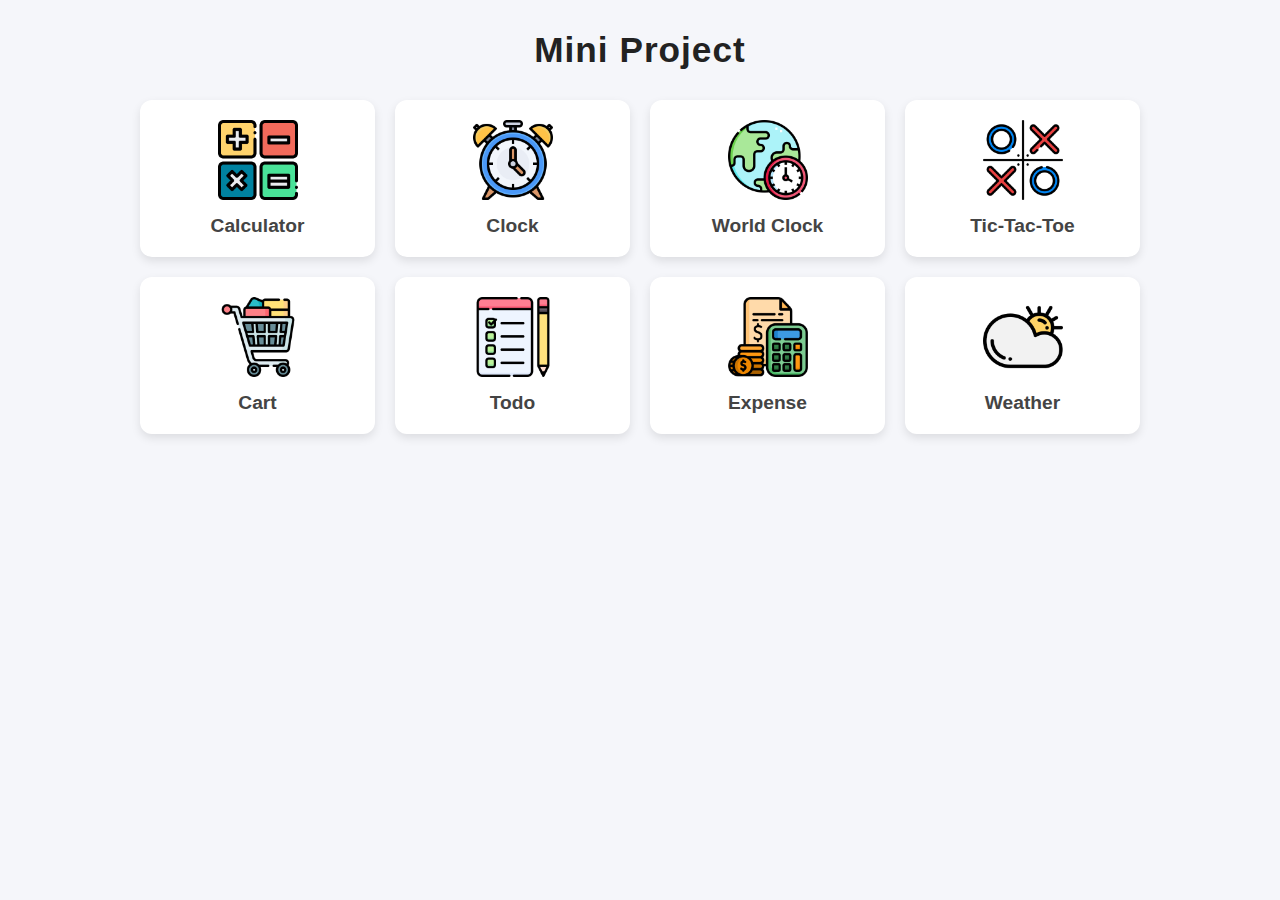
<file: web_app/index.html>
<!DOCTYPE html>
<html lang="en">
<head>
    <meta charset="UTF-8">
    <meta name="viewport" content="width=device-width, initial-scale=1.0">
    <link rel="icon" type="image/png" href="java-script.png">
    <link rel="stylesheet" href="style.css">
    <title>Web App</title>
</head>
<body>
    <!-- <button id="backBtn" onclick="goBack()"><img src="back.png" alt=""></button> -->
    
    <div id="mainMenu">
        <h1>Mini Project</h1>
        <div class="modules">
            <a class="module" href="./calculator/index.html" target="_blank">
                <img src="./calculator/calculator.png" alt="calculator">
                <h3>Calculator</h3>
            </a>
            <a class="module" href="./clock/index.html" target="_blank">
                <img src="./clock/clock.png" alt="clock">
                <h3>Clock</h3>
            </a>
            <a class="module" href="./worldclock/index.html" target="_blank">
                <img src="./worldclock/time-zone.png" alt="worldclock">
                <h3>World Clock</h3>
            </a>
            <a class="module" href="./tic-tac-toe/index.html" target="_blank">
                <img src="./tic-tac-toe/tic-tac-toe.png" alt="worldclock">
                <h3>Tic-Tac-Toe</h3>
            </a>
            <!--------------------------------------------------------------------------- -->
            <a class="module" href="./cart/index.html" target="_blank">
                <img src="./cart/cart.png" alt="cart">
                <h3>Cart</h3>
            </a>
            <a class="module" href="./todo/index.html" target="_blank">
                <img src="./todo/todo.png" alt="cart">
                <h3>Todo</h3>
            </a>
            <a class="module" href="./expense/index.html" target="_blank">
                <img src="./expense/expense.png" alt="cart">
                <h3>Expense</h3>
            </a>
            <a class="module" href="./weather/index.html" target="_blank">
                <img src="./weather/weather.png" alt="cart">
                <h3>Weather</h3>
            </a>
        </div>
    </div>
    <div id="content"></div>
    
<script src="app.js"></script>
</body>
</html>
</file>
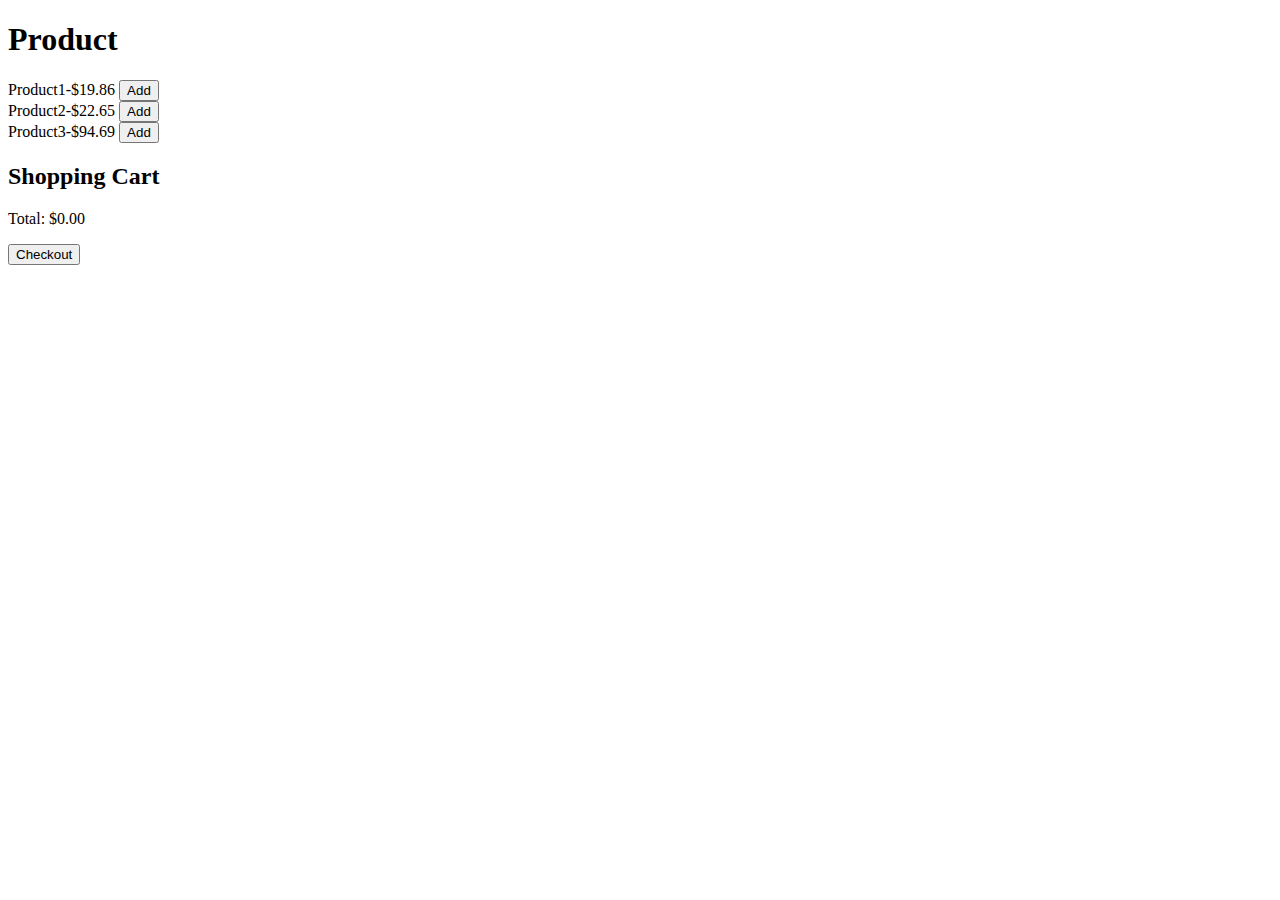
<file: web_app/cart/index.html>
<!DOCTYPE html>
<html lang="en">
<head>
    <meta charset="UTF-8">
    <meta name="viewport" content="width=device-width, initial-scale=1.0">
    <link rel="icon" type="image/png" href="cart.png">
    <title>Cart Page</title>
    <style>
        .hidden{
            display:none;
        }
    </style>
</head>
<body>
    <div class="container">
        <h1>Product</h1>
        <div id="product-list">
            <!-- add dynamically by js -->
        </div>

        <h2>Shopping Cart</h2>
        <div id="cart-items">
            <p id="empty-cart">Your cart is empty.</p>
        </div>
        <div id="cart-total">
            <p>Total: <span id="total-price">$0.00</span></p>
            <button id="checkout-btn">Checkout</button>
        </div>
    </div>
    <script src="script.js"></script>
</body>
</html>
</file>
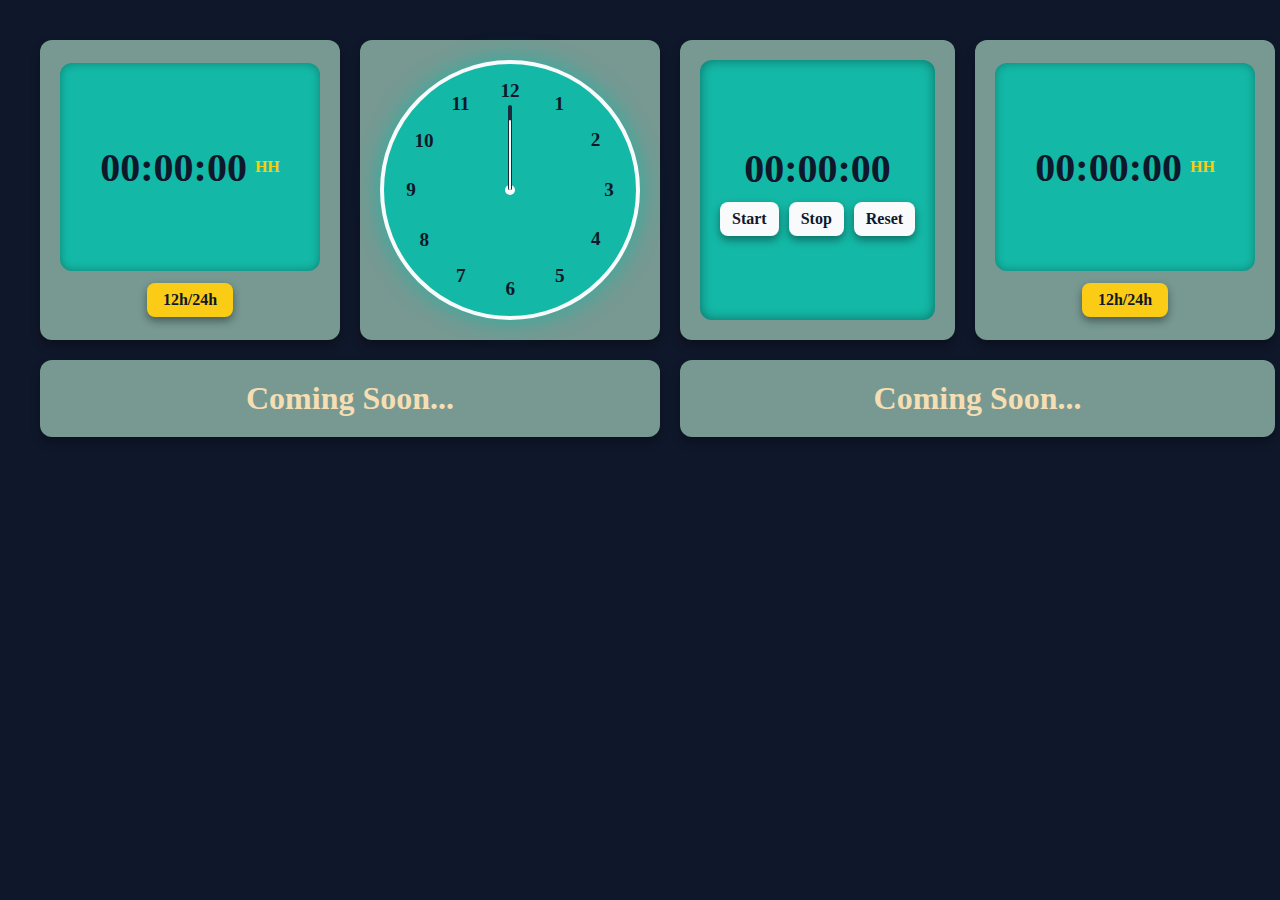
<file: web_app/clock/index.html>
<!DOCTYPE html>
<html lang="en">
<head>
    <meta charset="UTF-8">
    <meta name="viewport" content="width=device-width, initial-scale=1.0">
    <link rel="icon" type="image/png" href="clock.png">
    <link rel="stylesheet" href="style.css">
    <title>Clock</title>
</head>
<body>
    <div class="dashboard">

            <div class="grid-box">
                <div class="dclock-container">
                    <div class="dclock">
                        <h1 id="time">00:00:00</h1>
                        <span id="timeformat">HH</span>
                    </div>
                    <button id="toggle">12h/24h</button>
                </div>
            </div>

            <div class="grid-box">
                <div class="aclock-container">
                    <div class="aclock">

                        <div class="hand" id="ahour"><i style="background-color:#0f172a"></i></div>
                        <div class="hand" id="amin"><i style="height:85px;background-color:#1e293b"></i></div>
                        <div class="hand" id="asec"><i style="width:2px"></i></div>
                        
                        <span style="--i:1"><b>1</b></span>
                        <span style="--i:2"><b>2</b></span>
                        <span style="--i:3"><b>3</b></span>
                        <span style="--i:4"><b>4</b></span>
                        <span style="--i:5"><b>5</b></span>
                        <span style="--i:6"><b>6</b></span>
                        <span style="--i:7"><b>7</b></span>
                        <span style="--i:8"><b>8</b></span>
                        <span style="--i:9"><b>9</b></span>
                        <span style="--i:10"><b>10</b></span>
                        <span style="--i:11"><b>11</b></span>
                        <span style="--i:12"><b>12</b></span>
                    </div>
                </div>
            </div>

            <div class="grid-box">
                <div class="stopwatch">
                    <div class="timer">00:00:00</div>
                    <div class="button">
                        <button id="startBtn">Start</button>
                        <button id="stopBtn">Stop</button>
                        <button id="resetBtn">Reset</button>
                    </div>
                </div>
            </div>

            <div class="grid-box">
                <div class="dclock-container">
                    <div class="dclock">
                        <h1 id="time">00:00:00</h1>
                        <span id="timeformat">HH</span>
                    </div>
                    <button id="toggle">12h/24h</button>
                </div>
            </div>

            <div class="grid-box wide">Coming Soon...</div>
            <div class="grid-box wide">Coming Soon...</div>
    
    </div>
<script src="app.js"></script>
</body>
</html>
</file>
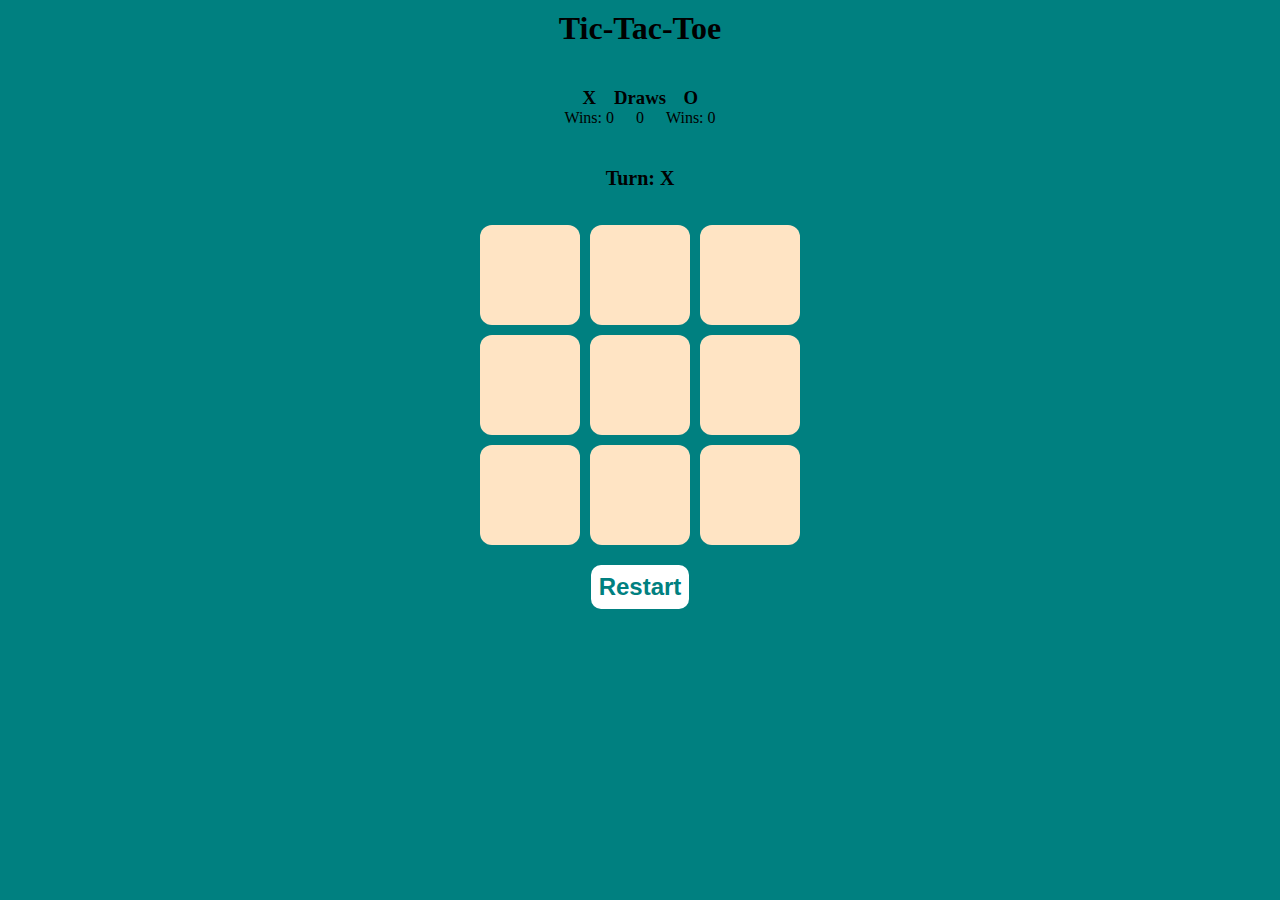
<file: web_app/tic-tac-toe/index.html>
<!DOCTYPE html>
<html lang="en">
<head>
    <meta charset="UTF-8">
    <meta name="viewport" content="width=device-width, initial-scale=1.0">
    <link rel="stylesheet" href="style.css">
     <link rel="icon" type="image/png" href="tic-tac-toe.png">
    <title>Tic-Tac-Toe</title>
</head>
<body>
    <div class="dashboard">
        <h1>Tic-Tac-Toe</h1>
        <div class="scoreboard">
            <div class="player">
                <h3>X</h3>
                <p>Wins: <span id="xWins">0</span></p>
            </div>
            <div class="draws">
                <h3>Draws</h3>
                <p><span id="draws">0</span></p>
            </div>
            <div class="player">
                <h3>O</h3>
                <p>Wins: <span id="oWins">0</span></p>
            </div>
        </div>
        <h2 id="turnIndicator">Turn: X</h2>
        <div class="board">
            <button class="box"></button>
            <button class="box"></button>
            <button class="box"></button>
            <button class="box"></button>
            <button class="box"></button>
            <button class="box"></button>
            <button class="box"></button>
            <button class="box"></button>
            <button class="box"></button>
        </div>
        <button id="restart">Restart</button>
    </div>

    <div id="popup" class="popup">
        <div class="popup-content">
            <h2 id="winnermsg"></h2>
            <button id="newGame">New Game</button>
        </div>
    </div>
<script src="app.js"></script>
</body>
</html>
</file>
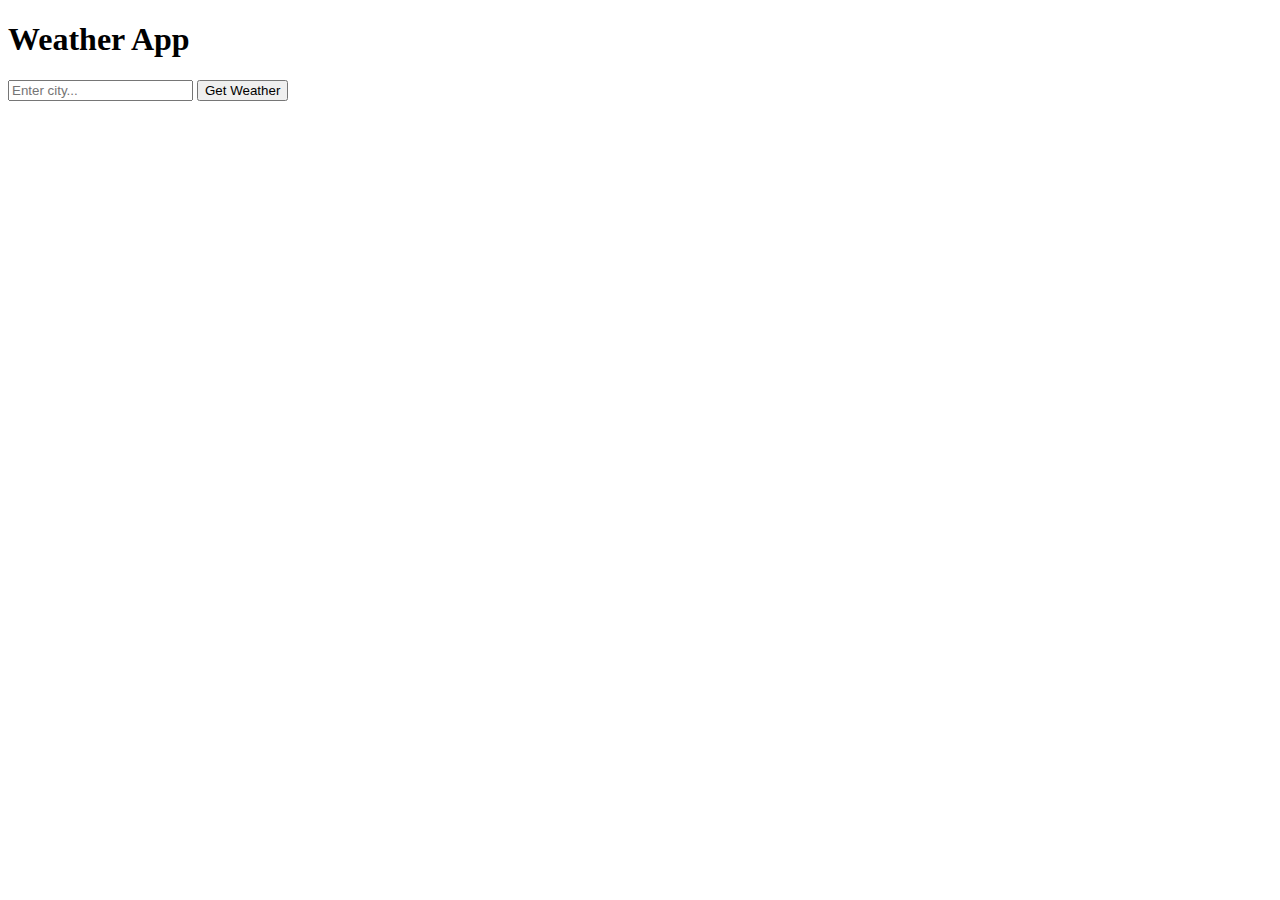
<file: web_app/weather/index.html>
<!DOCTYPE html>
<html lang="en">
<head>
    <meta charset="UTF-8">
    <meta name="viewport" content="width=device-width, initial-scale=1.0">
    <link rel="icon" type="image/png" href="weather.png">
    <title>Weather</title>
    <style>
        .hidden{
            display: none;
        }
    </style>
</head>
<body>
    <div class="container">
        <h1>Weather App</h1>
        <div class="input-container">
            <input type="text" id="city-input" placeholder="Enter city...">
            <button id="get-weather-btn">Get Weather</button>
        </div>
        <div id="weather-info" class="hidden">
            <h2 id="city-name"></h2>
            <p id="temperature"></p>
            <p id="description"></p>
        </div>
        <p id="error-message" class="hidden">City not Found.</p>
    </div>
    <script src="app.js"></script>
</body>
</html>
</file>
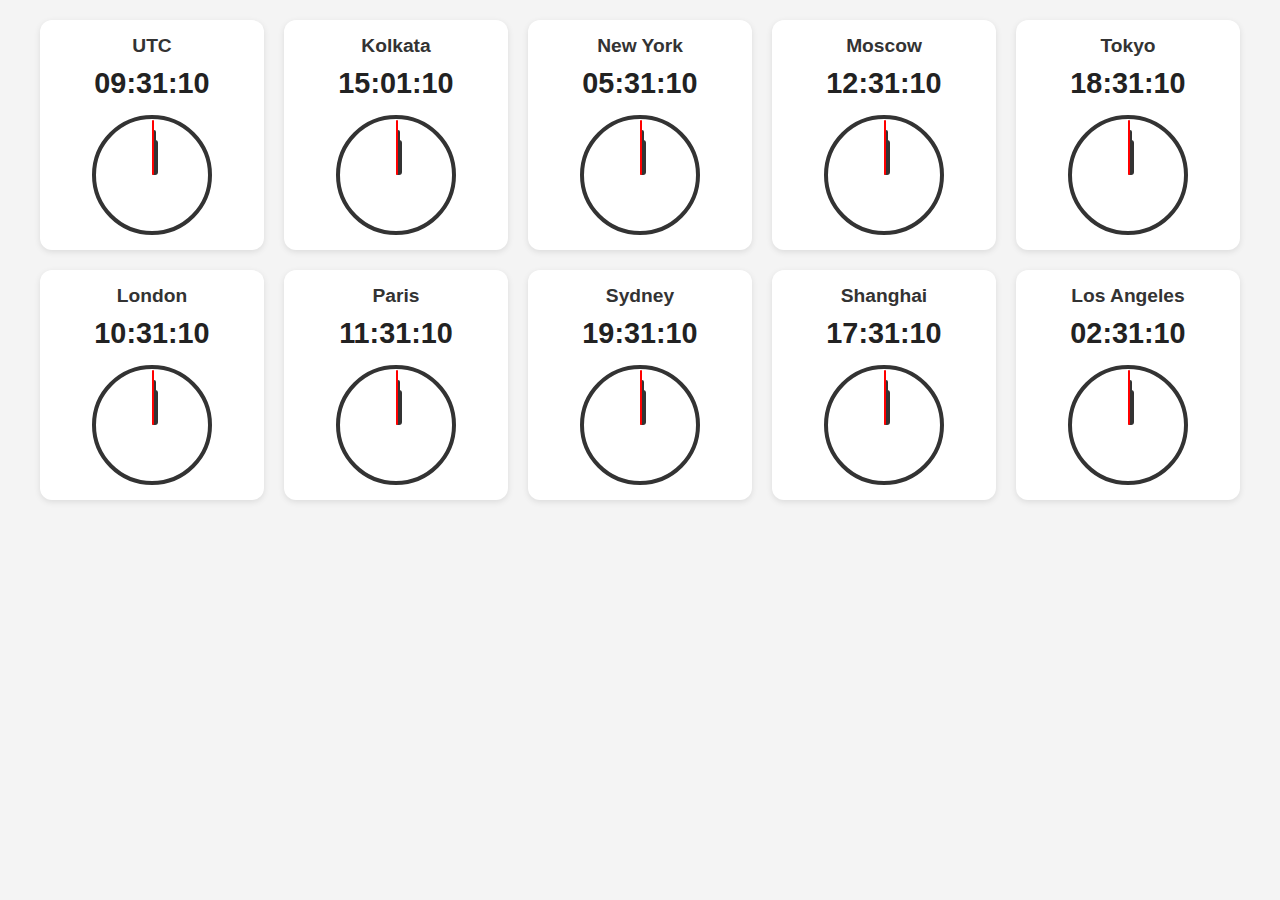
<file: web_app/worldclock/index.html>
<!DOCTYPE html>
<html lang="en">
<head>
    <meta charset="UTF-8">
    <meta name="viewport" content="width=device-width, initial-scale=1.0">
     <link rel="icon" type="image/png" href="time-zone.png">
    <link rel="stylesheet" href="style.css">
    <title>World Clock</title>
</head>
<body>
    <div class="dashboard">

        <div class="card">
            <h3 id="city">UTC</h3>
            <div class="display">
                <h1 id="utc">00:00:00</h1>
            </div>
            <div class="clock">
                <div class="hand hour" id="hour"></div>
                <div class="hand minute" id="minute"></div>
                <div class="hand second" id="second"></div>
            </div>
        </div>
        <div class="card">
            <h3 id="city">Kolkata</h3>
            <div class="display">
                <h1 id="time">00:00:00</h1>
            </div>
            <div class="clock">
                <div class="hand hour" id="kolkata-hour"></div>
                <div class="hand minute" id="kolkata-minute"></div>
                <div class="hand second" id="kolkata-second"></div>
            </div>
        </div>
        <div class="card">
            <h3 id="city">New York</h3>
            <div class="display">
                <h1 id="nyk">00:00:00</h1>
            </div>
            <div class="clock">
                <div class="hand hour" id="nyk-hour"></div>
                <div class="hand minute" id="nyk-minute"></div>
                <div class="hand second" id="nyk-second"></div>
            </div>
        </div>
        <div class="card">
            <h3 id="city">Moscow</h3>
            <div class="display">
                <h1 id="moscow">00:00:00</h1>
            </div>
            <div class="clock">
                <div class="hand hour" id="moscow-hour"></div>
                <div class="hand minute" id="moscow-minute"></div>
                <div class="hand second" id="moscow-second"></div>
            </div>
        </div>
        <div class="card">
            <h3 id="city">Tokyo</h3>
            <div class="display">
                <h1 id="tokyo">00:00:00</h1>
            </div>
            <div class="clock">
                <div class="hand hour" id="tokyo-hour"></div>
                <div class="hand minute" id="tokyo-minute"></div>
                <div class="hand second" id="tokyo-second"></div>
            </div>
        </div>
        <div class="card">
            <h3 id="city">London</h3>
            <div class="display">
                <h1 id="london">00:00:00</h1>
            </div>
            <div class="clock">
                <div class="hand hour" id="london-hour"></div>
                <div class="hand minute" id="london-minute"></div>
                <div class="hand second" id="london-second"></div>
            </div>
        </div>
        <div class="card">
            <h3 id="city">Paris</h3>
            <div class="display">
                <h1 id="paris">00:00:00</h1>
            </div>
            <div class="clock">
                <div class="hand hour" id="paris-hour"></div>
                <div class="hand minute" id="paris-minute"></div>
                <div class="hand second" id="paris-second"></div>
            </div>
        </div>
        <div class="card">
            <h3 id="city">Sydney</h3>
            <div class="display">
                <h1 id="sydney">00:00:00</h1>
            </div>
            <div class="clock">
                <div class="hand hour" id="sydney-hour"></div>
                <div class="hand minute" id="sydney-minute"></div>
                <div class="hand second" id="sydney-second"></div>
            </div>
        </div>
        <div class="card">
            <h3 id="city">Shanghai</h3>
            <div class="display">
                <h1 id="shanghai">00:00:00</h1>
            </div>
            <div class="clock">
                <div class="hand hour" id="shanghai-hour"></div>
                <div class="hand minute" id="shanghai-minute"></div>
                <div class="hand second" id="shanghai-second"></div>
            </div>
        </div>
        <div class="card">
            <h3 id="city">Los Angeles</h3>
            <div class="display">
                <h1 id="angel">00:00:00</h1>
            </div>
            <div class="clock">
                <div class="hand hour" id="angel-hour"></div>
                <div class="hand minute" id="angel-minute"></div>
                <div class="hand second" id="angel-second"></div>
            </div>
        </div>

    </div>
<script src="app.js"></script>
</body>
</html>
</file>
<file: web_app/clock/style.css>
* {
    margin: 0;
    padding: 0;
    box-sizing: border-box;
    font-family: 'Times New Roman', Times, serif;
}

body {
    height: 100vh;
    display: grid;
    grid-template-columns: repeat(2, 1fr);
    grid-template-rows: repeat(2, 1fr);
    gap: 30px;
    justify-items: center;
    align-items: center;
    background-color: #0f172a; /* deep navy */
    padding: 20px;
}

.dashboard {
    display: grid;
    grid-template-columns: repeat(4, 1fr); /* 4 equal columns */
    grid-template-rows: auto auto;        /* 2 rows */
    gap: 20px; /* spacing between boxes */
    width: 100%;
    margin: auto;
    padding: 20px;
}


/* Grid Layout */
/* .grid-container {
    display: grid;
    grid-template-columns: repeat(2, 1fr);
    grid-template-rows: repeat(2, 1fr);
    gap: 20px;
    width: 90%;
    max-width: 800px;
    height: 90vh;
} */

/* .grid-box {
    background: rgba(255,255,255,0.05);
    border-radius: 12px;
    display:flex;
    justify-content:center;
    align-items:center;
    padding: 10px;
    box-shadow: 0px 5px 15px rgba(0,0,0,0.3);
} */

.grid-box {
    background-color: rgb(119, 153, 146);
    padding: 20px;
    border-radius: 12px;
    text-align: center;
    font-size: 1.5rem;
    font-weight: bold;
    color: wheat;
    box-shadow: 0px 5px 10px rgba(0,0,0,0.3);
    display: flex;
    justify-content: center;
    align-items: center;
}

.grid-box.wide {
    grid-column: span 2; /* take 2 columns */
    font-size: 2rem;
}

.dclock-container, .aclock-container, .stopwatch, .placeholder {
    width: 100%;
    height: 100%;
    display:flex;
    flex-direction: column;
    justify-content: center;
    align-items: center;
}

/* Common card style */
.module {
    background-color: #1e293b; /* dark slate */
    border-radius: 16px;
    box-shadow: 0 8px 20px rgba(0, 0, 0, 0.6);
    color: #f8fafc;
    display: flex;
    justify-content: center;
    align-items: center;
    flex-direction: column;
    padding: 20px;
}

/* Digital Clock */
.dclock-container {
    gap: 12px;
}

.dclock {
    display: flex;
    justify-content: center;
    align-items: center;
    width: 260px;
    height: 80%;
    border-radius: 12px;
    background: #14b8a6; /* teal */
    color: #0f172a;
    font-weight: bold;
    box-shadow: inset 0 0 10px rgba(0,0,0,0.3);
}

.dclock h1 {
    font-size: 2.5rem;
}

.dclock span {
    margin-left: 8px;
    font-size: 1rem;
    font-weight: bold;
    color: #facc15; /* yellow accent */
}

#toggle {
    padding: 8px 16px;
    border: none;
    border-radius: 8px;
    font-size: 1rem;
    font-weight: bold;
    cursor: pointer;
    background-color: #facc15;
    color: #0f172a;
    box-shadow: 0 4px 8px rgba(0,0,0,0.4);
    transition: 0.3s;
}
#toggle:hover {
    background-color: #eab308;
}

/* Analog Clock */
.aclock-container {
    position: relative;
}

.aclock {
    width: 260px;
    height: 260px;
    border-radius: 50%;
    background: #14b8a6;
    border: 4px solid #f8fafc;
    box-shadow: 0 0 25px rgba(20, 184, 166, 0.8);
    display: flex;
    justify-content: center;
    align-items: center;
}

.aclock span {
    position: absolute;
    transform: rotate(calc(30deg*var(--i)));
    inset: 16px;
    text-align: center;
    color: #0f172a;
    font-weight: bold;
}

.aclock span b {
    transform: rotate(calc(-30deg*var(--i)));
    display: inline-block;
    font-size: 1.2rem;
}

.aclock::before {
    content: '';
    position: absolute;
    width: 10px;
    height: 10px;
    border-radius: 50%;
    background-color: #f8fafc;
}

.hand {
    position: absolute;
    display: flex;
    justify-content: center;
    align-items: flex-end;
}

.hand i {
    position: absolute;
    background-color: #f8fafc;
    width: 4px;
    height: 70px;
    border-radius: 8px;
}

/* Stopwatch */
.stopwatch {
    padding: 20px;
    border-radius: 12px;
    background-color: #14b8a6;
    color: #0f172a;
    font-weight: bold;
    text-align: center;
    box-shadow: inset 0 0 12px rgba(0,0,0,0.4);
}

.timer {
    font-size: 2.5rem;
    font-weight: bold;
    margin-bottom: 10px;
}

.button {
    display: flex;
    justify-content: space-evenly;
    gap: 10px;
}

.button button {
    padding: 8px 12px;
    border-radius: 8px;
    border: none;
    font-size: 1rem;
    font-weight: bold;
    cursor: pointer;
    background-color: #f8fafc;
    color: #0f172a;
    box-shadow: 0 4px 8px rgba(0,0,0,0.4);
    transition: 0.3s;
}
.button button:hover {
    background-color: #facc15;
}
</file>
<file: web_app/tic-tac-toe/style.css>
*{
    margin:0;
    padding:0;
}

body{
    display:flex;
    justify-content:center;
    align-items:center;
    background-color: teal;
}

.dashboard{
    display:flex;
    flex-direction: column;
    justify-content:center;
    align-items:center;
    gap:20px;
    margin-top: 10px;
}

.box{
    height:100px;
    width:100px;
    background-color:bisque;
    border:none;
    border-radius:12px;
    padding:8px;
    font-size: 4rem;
    display: grid;
    place-items: center;
    color:darkslategray;
    cursor:pointer;
}

.board{
    display:grid;
    grid-template-columns: repeat(3,1fr);
    gap:10px;
}

#restart{
    font-size: 1.5rem;
    padding:8px;
    background-color:white;
    color:teal;
    font-weight: bold;
    border:none;
    border-radius: 10px;
    cursor:pointer;
}

.popup{
    display:none;
    position:fixed;
    top: 0; left: 0; right: 0; bottom: 0;
    background: rgba(0, 0, 0, 0.6);
    justify-content: center;
    align-items:center;
    z-index:1000;
}

.popup-content{
    background: white;
    padding:15px;
    border-radius:12px;
    text-align:center;
    box-shadow:0 5px 15px rgba(0,0,0,0.3);
}

#newGame {
  margin-top: 15px;
  padding: 10px 20px;
  border: none;
  background: teal;
  color: white;
  font-size: 16px;
  border-radius: 8px;
  cursor: pointer;
}

.scoreboard{
    display:flex;
    justify-content: space-between;
    max-width: 300px;
    margin:20px auto;
    text-align:center;
}

.scoreboard .player, .scoreboard .draws{
    flex:1;
}

#turnIndicator {
  text-align: center;
  margin-bottom: 15px;
  font-size: 20px;
  font-weight: bold;
}
</file>
<file: web_app/style.css>
/* Reset */
* {
  margin: 0;
  padding: 0;
  box-sizing: border-box;
  font-family: Arial, sans-serif;
}

body {
  background: #f5f6fa;
  display: flex;
  justify-content: center;
  padding: 30px 15px;
}

/* Container */
#mainMenu {
  max-width: 1000px;
  width: 100%;
}

/* Heading on top */
#mainMenu h1 {
  text-align: center;
  margin-bottom: 30px;
  font-size: 2.2rem;
  color: #222;
  letter-spacing: 1px;
}

/* Grid Layout for Modules */
#mainMenu .modules {
  display: grid;
  grid-template-columns: repeat(auto-fit, minmax(220px, 1fr));
  gap: 20px;
}

/* Each Module Card */
.module {
  background: white;
  border-radius: 12px;
  padding: 20px;
  box-shadow: 0 4px 10px rgba(0,0,0,0.1);
  cursor: pointer;
  transition: transform 0.2s ease, box-shadow 0.2s ease;
  display: flex;
  flex-direction: column;
  align-items: center;
}

.module:hover {
  transform: translateY(-6px);
  box-shadow: 0 6px 14px rgba(0,0,0,0.15);
}

/* Module Image */
.module img {
  width: 80px;
  height: 80px;
  object-fit: contain;
  margin-bottom: 15px;
}

/* Module Title */
.module h3 {
  font-size: 1.2rem;
  color: #444;
}

a{
  text-decoration: none;
}
</file>
<file: web_app/worldclock/style.css>
/* General reset */
* {
  margin: 0;
  padding: 0;
  box-sizing: border-box;
  font-family: Arial, sans-serif;
}

body {
  background: #f4f4f4;
  display: flex;
  justify-content: center;
  padding: 20px;
}

/* Dashboard Grid */
.dashboard {
  display: grid;
  grid-template-columns: repeat(auto-fit, minmax(220px, 1fr));
  gap: 20px;
  width: 100%;
  max-width: 1200px;
}

/* Each Clock Card */
.card {
  background: white;
  border-radius: 12px;
  padding: 15px;
  text-align: center;
  box-shadow: 0 2px 6px rgba(0,0,0,0.1);
  transition: transform 0.2s ease;
}

.card:hover {
  transform: translateY(-4px);
}

.card h3 {
  margin-bottom: 10px;
  color: #333;
  font-size: 1.2rem;
}

/* Digital Time */
.display h1 {
  font-size: 1.8rem;
  margin-bottom: 15px;
  color: #222;
}

/* Analog Clock */
.clock {
  position: relative;
  margin: 0 auto;
  width: 120px;
  height: 120px;
  border: 4px solid #333;
  border-radius: 50%;
  background: #fff;
}

.hand {
  position: absolute;
  bottom: 50%;
  left: 50%;
  transform-origin: bottom;
  background: #333;
}

.hand.hour {
  width: 6px;
  height: 35px;
  border-radius: 4px;
}

.hand.minute {
  width: 4px;
  height: 45px;
  border-radius: 3px;
}

.hand.second {
  width: 2px;
  height: 55px;
  background: red;
  border-radius: 2px;
}

/* Responsive Text Scaling */
@media (max-width: 600px) {
  .display h1 {
    font-size: 1.4rem;
  }
  .clock {
    width: 90px;
    height: 90px;
  }
}
</file>
